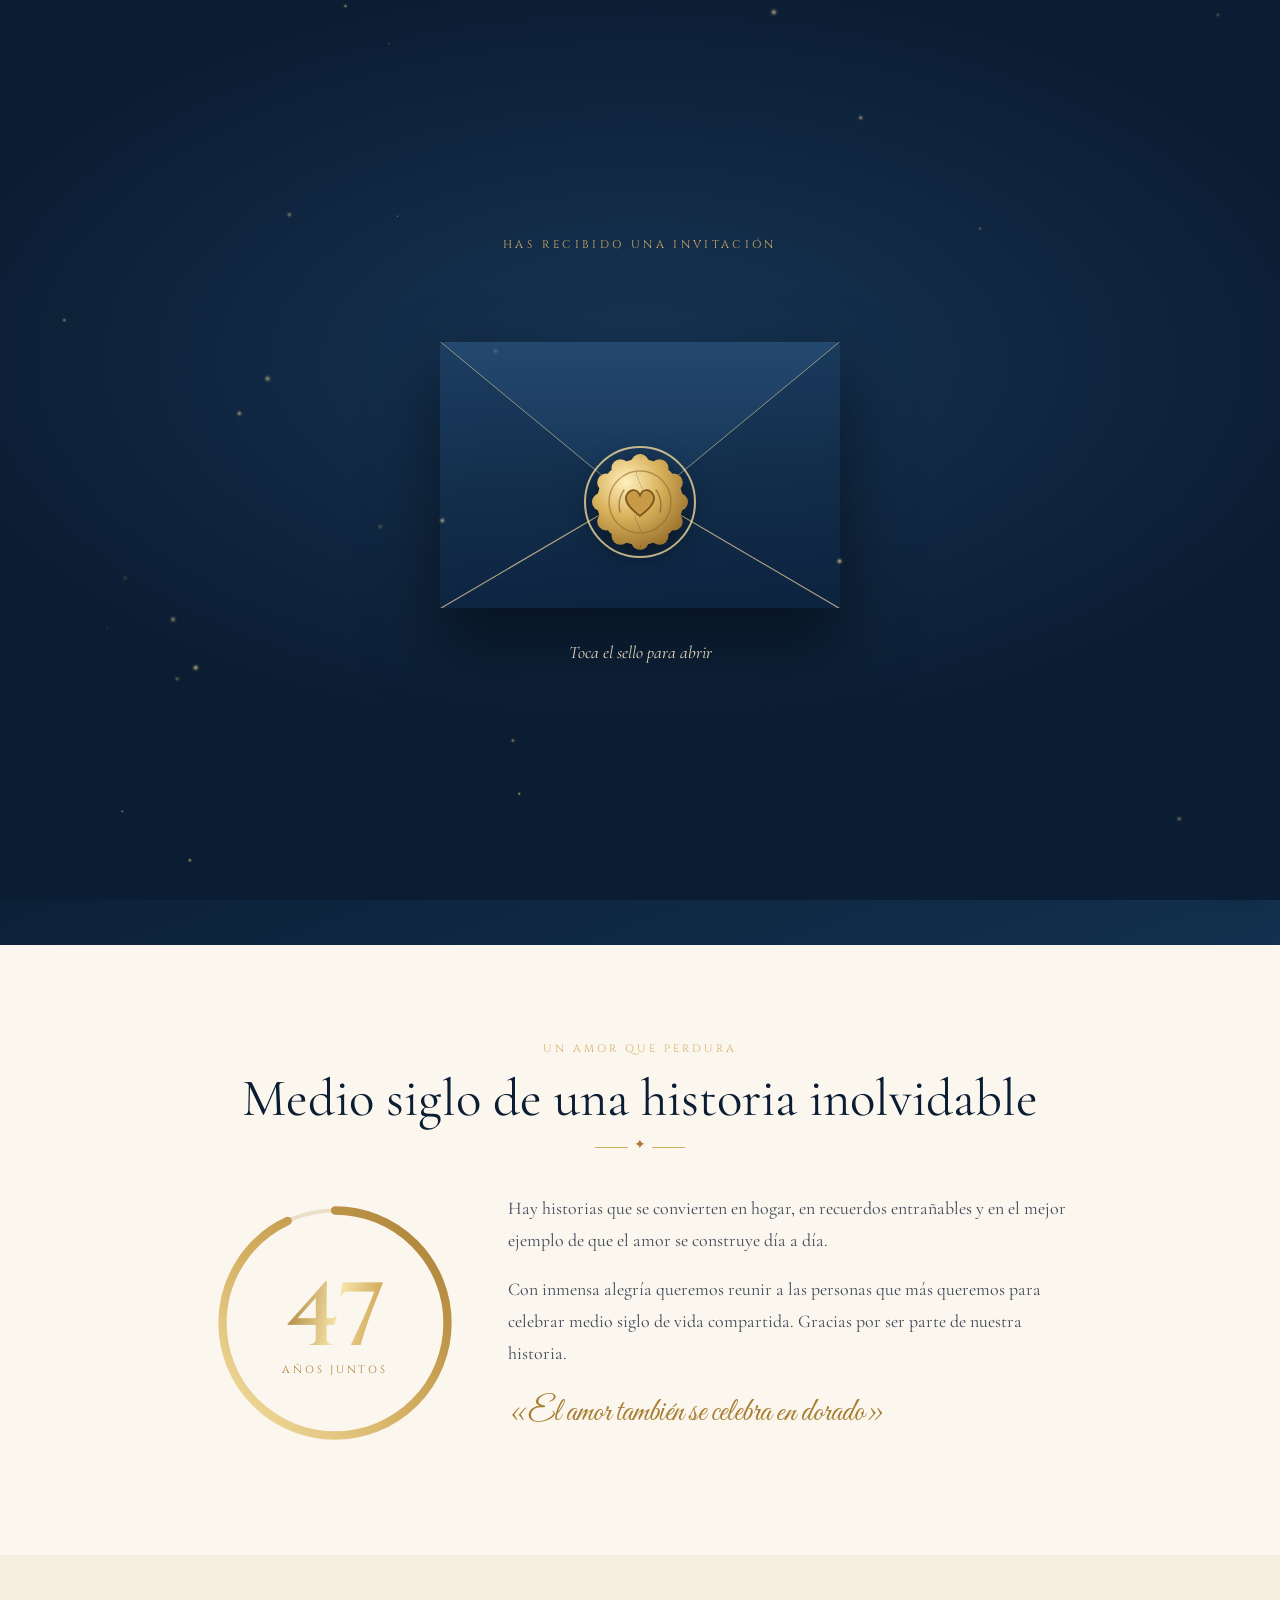
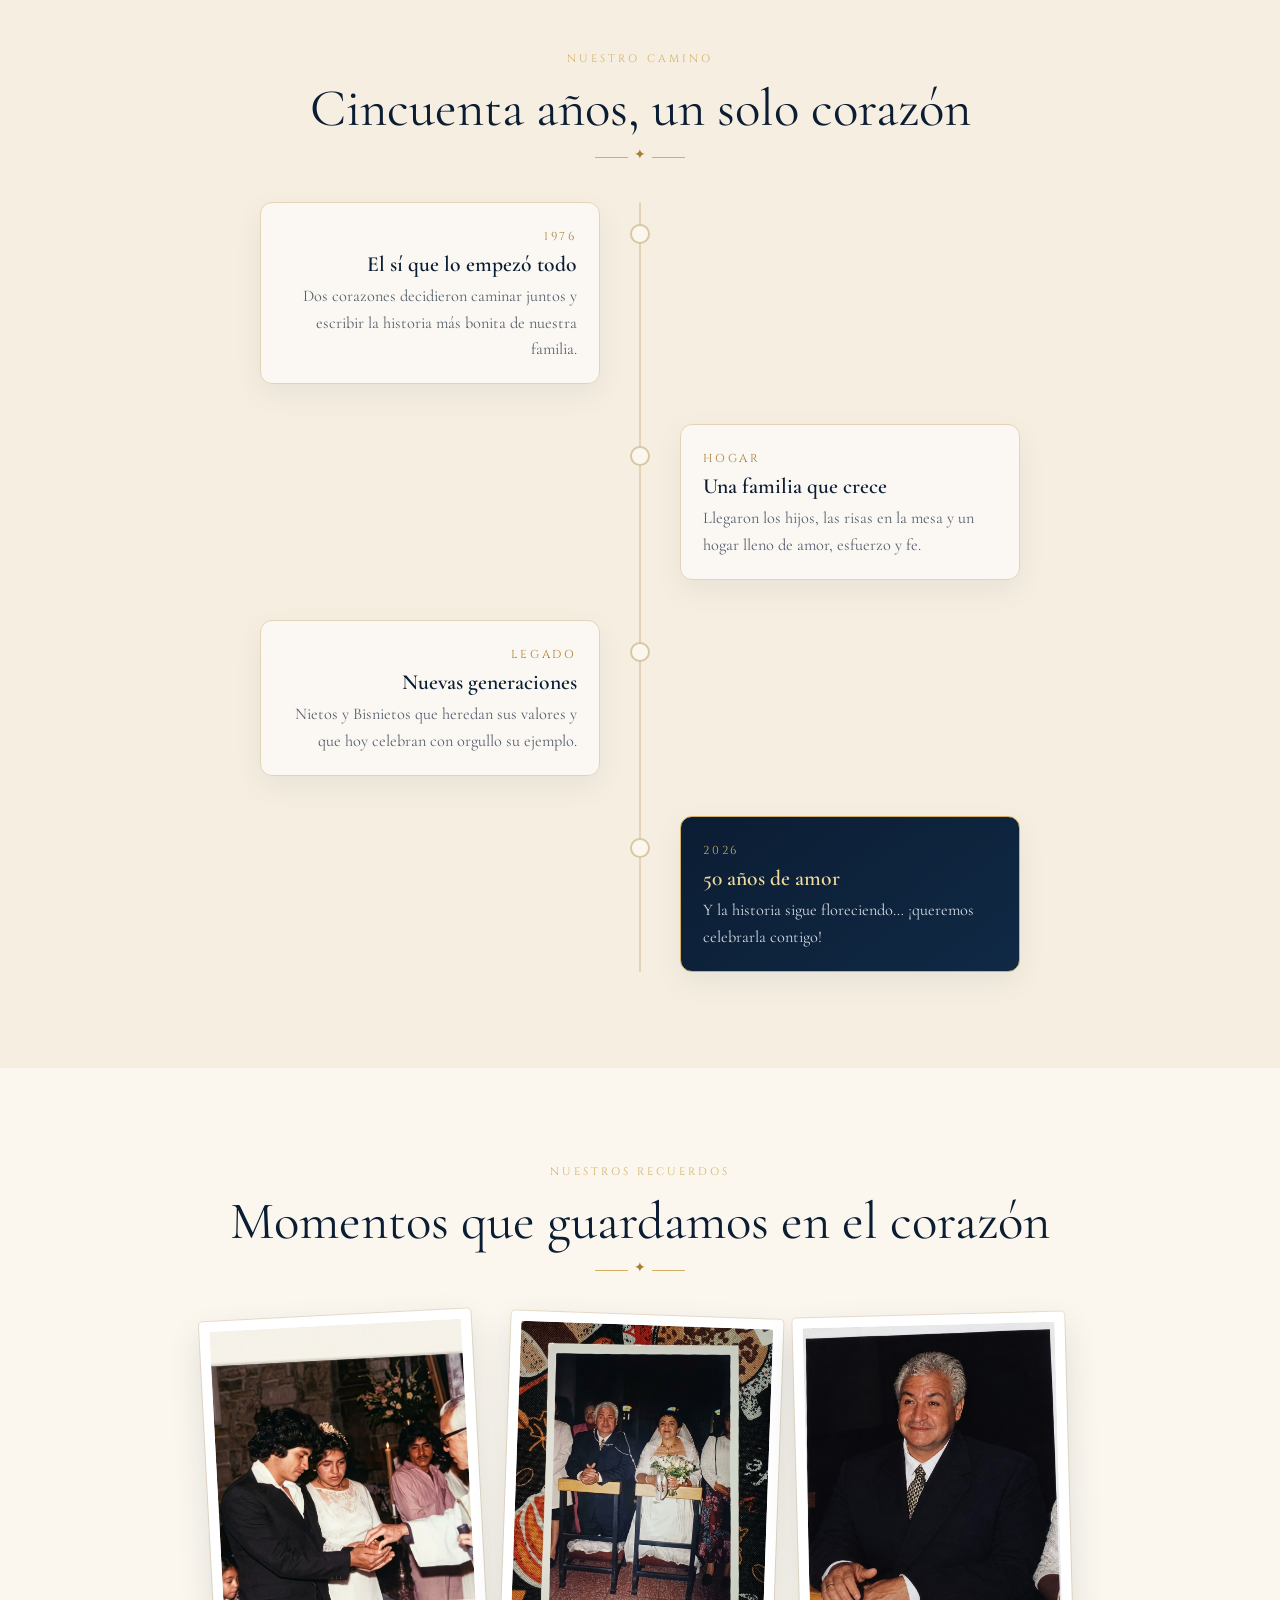
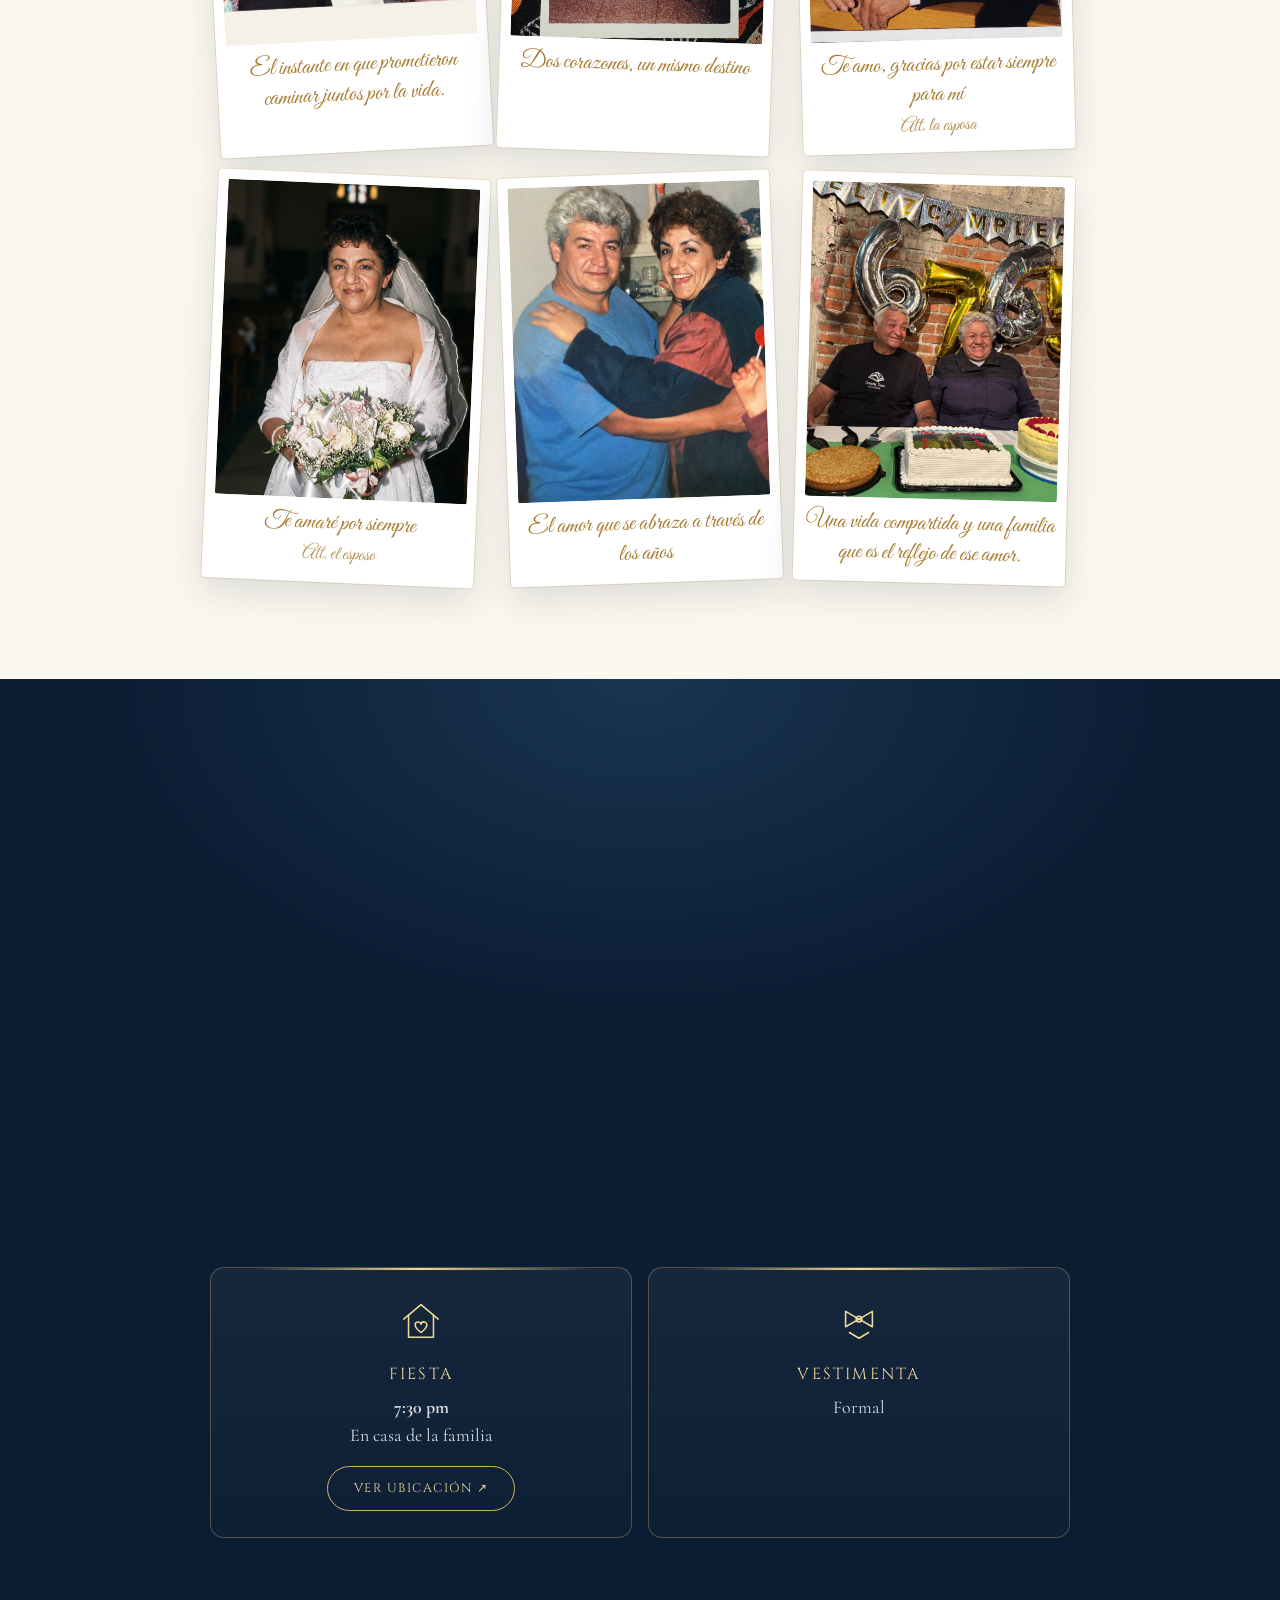
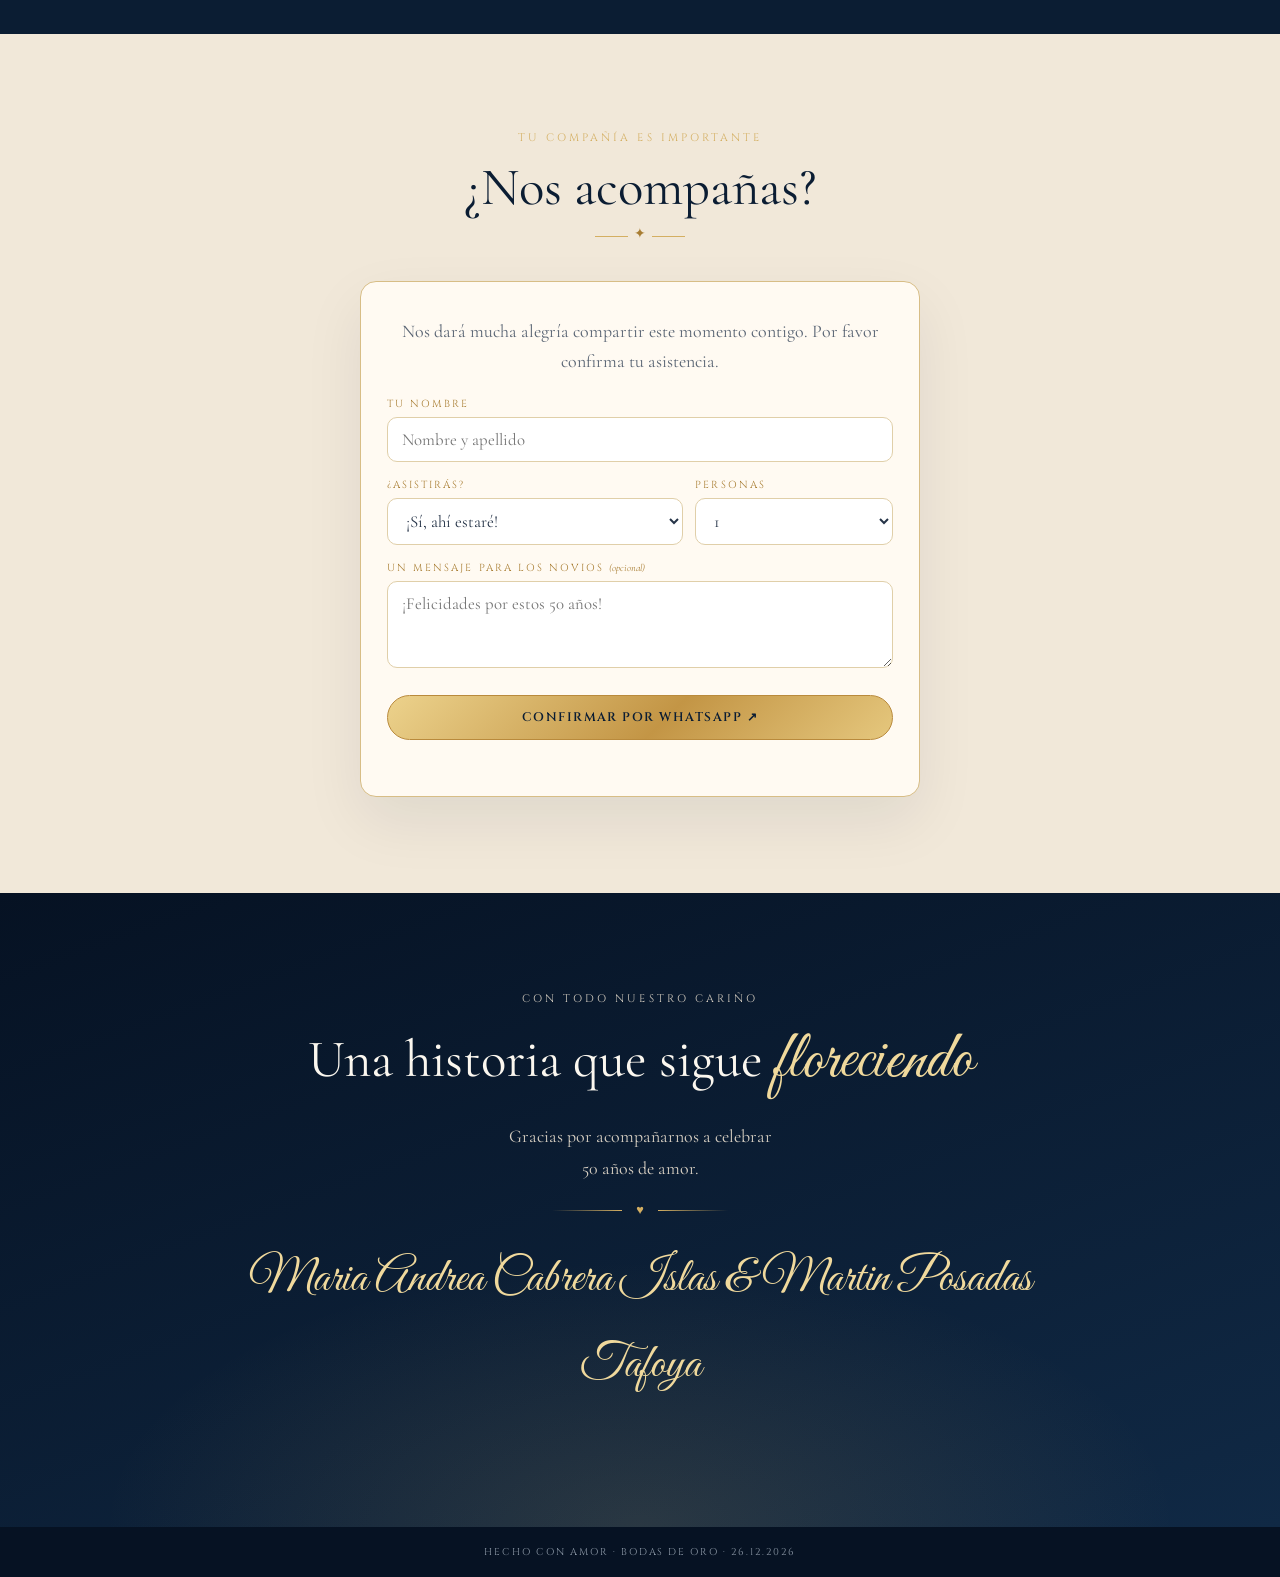
<file: index.html>
<!doctype html>
<html lang="es">
<head>
  <meta charset="utf-8">
  <meta name="viewport" content="width=device-width, initial-scale=1, viewport-fit=cover">
  <meta name="theme-color" content="#0b1d33">
  <meta name="color-scheme" content="only light">
  <meta name="description" content="Una invitación especial para celebrar 50 años de amor. 26 de diciembre de 2026.">
  <meta property="og:title" content="Bodas de Oro · 50 años de amor">
  <meta property="og:description" content="Acompáñanos a celebrar una historia que sigue floreciendo. 26 de diciembre de 2026.">
  <meta property="og:type" content="website">
  <meta property="og:url" content="https://leosaucedo300-afk.github.io/Boda-De-Oro/index.html">
  <meta property="og:image" content="https://leosaucedo300-afk.github.io/Boda-De-Oro/portada-whatsapp.jpg">
  <meta property="og:image:type" content="image/jpeg">
  <meta property="og:image:width" content="600">
  <meta property="og:image:height" content="900">
  <title>Bodas de Oro | 50 años de amor</title>
  <script>document.documentElement.classList.add("js");</script>

  <link rel="preconnect" href="https://fonts.googleapis.com">
  <link rel="preconnect" href="https://fonts.gstatic.com" crossorigin>
  <link href="https://fonts.googleapis.com/css2?family=Cinzel:wght@400;600&family=Cormorant+Garamond:ital,wght@0,400;0,600;1,400&family=Great+Vibes&display=swap" rel="stylesheet">
  <link rel="stylesheet" href="css/estilos.css">
</head>
<body class="locked">

  <!-- ===== Recursos SVG reutilizables ===== -->
  <svg class="svg-defs" aria-hidden="true" focusable="false">
    <defs>
      <linearGradient id="gGold" x1="0" y1="0" x2="1" y2="1">
        <stop offset="0" stop-color="#f6e3a8"/>
        <stop offset=".45" stop-color="#d4af62"/>
        <stop offset="1" stop-color="#a87d32"/>
      </linearGradient>
      <radialGradient id="gWax" gradientUnits="userSpaceOnUse" cx="36" cy="30" r="78">
        <stop offset="0" stop-color="#fff0bd"/>
        <stop offset=".45" stop-color="#d9b25c"/>
        <stop offset="1" stop-color="#8e6524"/>
      </radialGradient>

      <!-- Sello de cera -->
      <symbol id="wax" viewBox="0 0 100 100">
        <g fill="url(#gWax)">
          <circle cx="50" cy="50" r="43"/>
          <circle cx="89" cy="50" r="9"/><circle cx="83.8" cy="69.5" r="9"/>
          <circle cx="69.5" cy="83.8" r="9"/><circle cx="50" cy="89" r="9"/>
          <circle cx="30.5" cy="83.8" r="9"/><circle cx="16.2" cy="69.5" r="9"/>
          <circle cx="11" cy="50" r="9"/><circle cx="16.2" cy="30.5" r="9"/>
          <circle cx="30.5" cy="16.2" r="9"/><circle cx="50" cy="11" r="9"/>
          <circle cx="69.5" cy="16.2" r="9"/><circle cx="83.8" cy="30.5" r="9"/>
        </g>
        <circle cx="50" cy="50" r="31" fill="none" stroke="#8e6524" stroke-opacity=".55" stroke-width="1.5"/>
        <path d="M50 64 C38 55 33 48 37.5 41.5 C41.5 36 48.5 37.5 50 44 C51.5 37.5 58.5 36 62.5 41.5 C67 48 62 55 50 64Z"
              fill="#c79a45" stroke="#7a5418" stroke-width="1.6" stroke-linejoin="round"/>
        <path d="M30 60 q-3 -12 4 -22 M70 60 q3 -12 -4 -22" fill="none" stroke="#7a5418" stroke-opacity=".6" stroke-width="1.4" stroke-linecap="round"/>
      </symbol>

      <!-- Rama dorada -->
      <path id="leaf" d="M0 0 C8 -10 23 -11 34 0 C23 11 8 10 0 0Z"/>
      <symbol id="branch" viewBox="0 0 200 200">
        <path class="stem" pathLength="1" d="M8 196 C40 160 70 120 100 92 C128 66 150 40 182 14"
              fill="none" stroke="url(#gGold)" stroke-width="2.2" stroke-linecap="round"/>
        <g fill="url(#gGold)">
          <use class="lf" style="--d:.5s"  href="#leaf" transform="translate(30 172) rotate(-115)"/>
          <use class="lf" style="--d:.65s" href="#leaf" transform="translate(40 160) rotate(-5)"/>
          <use class="lf" style="--d:.8s"  href="#leaf" transform="translate(62 132) rotate(-120)"/>
          <use class="lf" style="--d:.95s" href="#leaf" transform="translate(72 120) rotate(-8)"/>
          <use class="lf" style="--d:1.1s" href="#leaf" transform="translate(98 94) rotate(-118)"/>
          <use class="lf" style="--d:1.25s" href="#leaf" transform="translate(110 82) rotate(-10)"/>
          <use class="lf" style="--d:1.4s" href="#leaf" transform="translate(136 60) rotate(-112)"/>
          <use class="lf" style="--d:1.55s" href="#leaf" transform="translate(148 48) rotate(-14)"/>
          <use class="lf" style="--d:1.7s" href="#leaf" transform="translate(172 22) rotate(-60) scale(.8)"/>
          <circle class="lf" style="--d:1.2s" cx="86" cy="80" r="3"/>
          <circle class="lf" style="--d:1.35s" cx="92" cy="72" r="2.2"/>
          <circle class="lf" style="--d:1.6s" cx="128" cy="40" r="3"/>
          <circle class="lf" style="--d:1.75s" cx="120" cy="34" r="2.2"/>
          <circle class="lf" style="--d:1s" cx="52" cy="112" r="2.6"/>
        </g>
      </symbol>
    </defs>
  </svg>

  <canvas class="dust" id="dust" aria-hidden="true"></canvas>

  <!-- ===== INTRO: sobre que se abre ===== -->
  <div class="intro" id="intro">
    <div class="intro-inner">
      <p class="intro-eyebrow">Has recibido una invitación</p>

      <div class="env" id="envelope">
        <div class="env-back"></div>
        <div class="env-letter">
          <span class="letter-50">50</span>
          <span class="letter-script">años de amor</span>
          <span class="letter-date">26 · 12 · 2026</span>
        </div>
        <div class="env-front">
          <svg viewBox="0 0 100 100" preserveAspectRatio="none" aria-hidden="true">
            <polyline points="0,100 50,56 100,100" />
          </svg>
        </div>
        <div class="env-flap">
          <svg viewBox="0 0 100 100" preserveAspectRatio="none" aria-hidden="true">
            <polyline points="0,0 50,100 100,0" />
          </svg>
        </div>
        <button class="seal" id="sealButton" type="button" aria-label="Romper el sello y abrir la invitación">
          <svg class="seal-half seal-l" viewBox="0 0 100 100"><use href="#wax"/></svg>
          <svg class="seal-half seal-r" viewBox="0 0 100 100"><use href="#wax"/></svg>
        </button>
      </div>

      <p class="intro-hint" id="introHint">Toca el sello para abrir</p>
    </div>
  </div>

  <!-- ===== HERO ===== -->
  <header class="hero" id="inicio">
    <svg class="branch b-tl" aria-hidden="true"><use href="#branch"/></svg>
    <svg class="branch b-tr" aria-hidden="true"><use href="#branch"/></svg>
    <svg class="branch b-bl" aria-hidden="true"><use href="#branch"/></svg>
    <svg class="branch b-br" aria-hidden="true"><use href="#branch"/></svg>

    <div class="hero-inner">
      <p class="eyebrow h-a" style="--h:0">Una celebración de amor</p>

      <h1 class="hero-title">
        <span class="t-50 gold-text h-a" style="--h:1">50</span>
        <span class="t-anos gold-text h-a" style="--h:2">Años</span>
        <span class="t-amor h-write">de amor</span>
      </h1>

      <p class="hero-sub h-a" style="--h:5">Una historia que sigue floreciendo…</p>

      <div class="divider h-a" style="--h:6" aria-hidden="true"><span>♥</span></div>

      <!-- ✏️ EDITAR: nombres de los abuelos -->
      <p class="hero-names h-a" style="--h:7"> Maria Andrea Cabrera Islas  &  Martin Posadas Tafoya </p>
      <p class="date-pill h-a" style="--h:8">Sábado · 26 · Diciembre · 2026</p>

      <p class="hero-dedication h-a" style="--h:9">Una celebración de nosotros para ellos, en agradecimiento a Dios por permitirnos festejarlos</p>

      <div class="countdown h-a" style="--h:10" id="countdown" aria-live="off">
        <div class="cd"><span class="cd-num" data-unit="d">--</span><span class="cd-lbl">Días</span></div>
        <div class="cd"><span class="cd-num" data-unit="h">--</span><span class="cd-lbl">Horas</span></div>
        <div class="cd"><span class="cd-num" data-unit="m">--</span><span class="cd-lbl">Min</span></div>
        <div class="cd"><span class="cd-num" data-unit="s">--</span><span class="cd-lbl">Seg</span></div>
      </div>

      <a class="scroll-cue h-a" style="--h:11" href="#historia" aria-label="Ver la invitación">
        <span>Descubre más</span>
        <i aria-hidden="true"></i>
      </a>
    </div>
  </header>

  <main>
    <!-- ===== HISTORIA ===== -->
    <section class="story" id="historia">
      <div class="section-inner">
        <div class="section-heading" data-reveal>
          <p class="eyebrow">Un amor que perdura</p>
          <h2>Medio siglo de una historia inolvidable</h2>
          <div class="gold-rule"></div>
        </div>

        <div class="story-grid">
          <div class="ring" data-reveal="zoom" id="ring">
            <svg viewBox="0 0 120 120" aria-hidden="true">
              <circle class="ring-track" cx="60" cy="60" r="54"/>
              <circle class="ring-fill" cx="60" cy="60" r="54"/>
            </svg>
            <div class="ring-text">
              <span class="ring-num gold-text" id="countUp">0</span>
              <span class="ring-lbl">años juntos</span>
            </div>
          </div>

          <div class="story-text" data-reveal="right">
            <p>Hay historias que se convierten en hogar, en recuerdos entrañables y en el mejor ejemplo de que el amor se construye día a día.</p>
            <p>Con inmensa alegría queremos reunir a las personas que más queremos para celebrar medio siglo de vida compartida. Gracias por ser parte de nuestra historia.</p>
            <p class="quote">«El amor también se celebra en dorado»</p>
          </div>
        </div>
      </div>
    </section>

    <!-- ===== LÍNEA DEL TIEMPO ===== -->
    <section class="journey" id="camino">
      <div class="section-inner">
        <div class="section-heading" data-reveal>
          <p class="eyebrow">Nuestro camino</p>
          <h2>Cincuenta años, un solo corazón</h2>
          <div class="gold-rule"></div>
        </div>

        <div class="timeline" id="timeline">
        <span class="tl-line" aria-hidden="true"><span class="tl-fill" id="tlFill"></span></span>
        <ol class="tl-list">
          <li class="tl-item" data-reveal="left">
            <span class="tl-dot" aria-hidden="true"></span>
            <div class="tl-card">
              <span class="tl-year">1976</span>
              <h3>El sí que lo empezó todo</h3>
              <p>Dos corazones decidieron caminar juntos y escribir la historia más bonita de nuestra familia.</p>
            </div>
          </li>
          <li class="tl-item" data-reveal="right">
            <span class="tl-dot" aria-hidden="true"></span>
            <div class="tl-card">
              <span class="tl-year">Hogar</span>
              <h3>Una familia que crece</h3>
              <p>Llegaron los hijos, las risas en la mesa y un hogar lleno de amor, esfuerzo y fe.</p>
            </div>
          </li>
          <li class="tl-item" data-reveal="left">
            <span class="tl-dot" aria-hidden="true"></span>
            <div class="tl-card">
              <span class="tl-year">Legado</span>
              <h3>Nuevas generaciones</h3>
              <p>Nietos y Bisnietos que heredan sus valores y que hoy celebran con orgullo su ejemplo.</p>
            </div>
          </li>
          <li class="tl-item" data-reveal="right">
            <span class="tl-dot" aria-hidden="true"></span>
            <div class="tl-card tl-gold">
              <span class="tl-year">2026</span>
              <h3>50 años de amor</h3>
              <p>Y la historia sigue floreciendo… ¡queremos celebrarla contigo!</p>
            </div>
          </li>
        </ol>
        </div>
      </div>
    </section>

    <!-- ===== GALERÍA =====
         ✏️ EDITAR: pon tus fotos en la carpeta "fotos" con estos nombres
         (foto1.jpg ... foto6.jpg) o cambia el src. Si una foto no existe,
         se muestra un recuadro de espera. El texto del <figcaption> es el que se ve al abrir la foto. -->
    <section class="gallery" id="recuerdos">
      <div class="section-inner">
        <div class="section-heading" data-reveal>
          <p class="eyebrow">Nuestros recuerdos</p>
          <h2>Momentos que guardamos en el corazón</h2>
          <div class="gold-rule"></div>
        </div>

        <div class="photo-grid">
          <figure class="photo" data-reveal="zoom" style="--i:0;--tilt:-3deg"><img src="fotos/foto1.jpg" alt="Recuerdo 1" loading="lazy"><figcaption>El instante en que prometieron caminar juntos por la vida.</figcaption></figure>
          <figure class="photo" data-reveal="zoom" style="--i:1;--tilt:2deg"><img src="fotos/foto2.jpg" alt="Recuerdo 2" loading="lazy"><figcaption>Dos corazones, un mismo destino</figcaption></figure>
          <figure class="photo" data-reveal="zoom" style="--i:2;--tilt:-1.5deg"><img src="fotos/foto3.jpg" alt="Recuerdo 3" loading="lazy"><figcaption>Te amo, gracias por estar siempre para mí<span class="firma">Att. la esposa</span></figcaption></figure>
          <figure class="photo" data-reveal="zoom" style="--i:0;--tilt:2.5deg"><img src="fotos/foto4.jpg" alt="Recuerdo 4" loading="lazy"><figcaption>Te amaré por siempre<span class="firma">Att. el esposo</span></figcaption></figure>
          <figure class="photo" data-reveal="zoom" style="--i:1;--tilt:-2deg"><img src="fotos/foto5.jpg" alt="Recuerdo 5" loading="lazy"><figcaption>El amor que se abraza a través de los años</figcaption></figure>
          <figure class="photo" data-reveal="zoom" style="--i:2;--tilt:1.5deg"><img src="fotos/foto6.jpg" alt="Recuerdo 6" loading="lazy"><figcaption>Una vida compartida y una familia que es el reflejo de ese amor.</figcaption></figure>
        </div>
      </div>
    </section>

    <!-- Visor de fotos (se abre al tocar una foto) -->
    <div class="lightbox" id="lightbox" hidden>
      <button class="lb-close" id="lbClose" type="button" aria-label="Cerrar">×</button>
      <img id="lbImg" alt="">
      <p id="lbCaption"></p>
    </div>

    <!-- ===== DETALLES ===== -->
    <section class="details" id="celebracion">
      <svg class="branch b-tl small" aria-hidden="true"><use href="#branch"/></svg>
      <svg class="branch b-br small" aria-hidden="true"><use href="#branch"/></svg>

      <div class="section-inner">
        <div class="section-heading" data-reveal>
          <p class="eyebrow">Nos encantará compartirlo contigo</p>
          <h2>Detalles de la celebración</h2>
          <p class="lead">Reserva la fecha y acompáñanos a celebrar nuestras bodas de oro.</p>
        </div>

        <div class="details-grid">
          <article class="detail-card" data-reveal style="--i:0">
            <svg class="detail-icon" viewBox="0 0 48 48" aria-hidden="true">
              <rect x="7" y="11" width="34" height="30" rx="3"/><path d="M7 19h34M16 7v8M32 7v8"/><path d="M24 35c-4-3-6-5-6-7.5a3 3 0 0 1 6-1 3 3 0 0 1 6 1c0 2.5-2 4.5-6 7.5z"/>
            </svg>
            <h3>Fecha</h3>
            <p>Sábado<br><strong>26 de diciembre de 2026</strong></p>
          </article>
          <!-- ✏️ EDITAR: hora y lugar de la misa -->
          <article class="detail-card" data-reveal style="--i:1">
            <svg class="detail-icon" viewBox="0 0 48 48" aria-hidden="true">
              <path d="M24 4v10M19 9h10"/><path d="M12 42V24l12-10 12 10v18z"/><path d="M20 42v-8a4 4 0 0 1 8 0v8"/>
            </svg>
            <h3>Misa</h3>
            <p><strong>5:30 pm</strong><br>Parroquia de la Purísima Concepción<br>Zumpango</p>
            <a class="btn btn-outline detail-btn" href="https://www.google.com/maps/search/?api=1&query=Parroquia%20de%20la%20Pur%C3%ADsima%20Concepci%C3%B3n%20de%20Zumpango" target="_blank" rel="noopener">Ver ubicación ↗</a>
          </article>
          <!-- ✏️ EDITAR: hora y lugar de la fiesta -->
          <article class="detail-card" data-reveal style="--i:2">
            <svg class="detail-icon" viewBox="0 0 48 48" aria-hidden="true">
              <path d="M6 22L24 7l18 15"/><path d="M11 18v23h26V18"/><path d="M24 36c-4-3-6-5-6-7.5a3 3 0 0 1 6-1 3 3 0 0 1 6 1c0 2.5-2 4.5-6 7.5z"/>
            </svg>
            <h3>Fiesta</h3>
            <p><strong>7:30 pm</strong><br>En casa de la familia</p>
            <a class="btn btn-outline detail-btn" href="https://maps.google.com/maps?q=19.839046478271484%2C-99.09186553955078&z=17&hl=es" target="_blank" rel="noopener">Ver ubicación ↗</a>
          </article>
          <!-- ✏️ EDITAR: código de vestimenta -->
          <article class="detail-card" data-reveal style="--i:3">
            <svg class="detail-icon" viewBox="0 0 48 48" aria-hidden="true">
              <path d="M24 22l-14-8v16zM24 22l14-8v16z"/><circle cx="24" cy="22" r="3"/><path d="M14 36l10 6 10-6"/>
            </svg>
            <h3>Vestimenta</h3>
            <p>Formal</p>
          </article>
        </div>
      </div>
    </section>

    <!-- ===== CONFIRMACIÓN ===== -->
    <section class="rsvp" id="asistencia">
      <div class="section-inner">
        <div class="section-heading" data-reveal>
          <p class="eyebrow">Tu compañía es importante</p>
          <h2>¿Nos acompañas?</h2>
          <div class="gold-rule"></div>
        </div>

        <form class="rsvp-panel" id="rsvpForm" data-reveal="zoom" novalidate>
          <p>Nos dará mucha alegría compartir este momento contigo. Por favor confirma tu asistencia.</p>

          <label class="field">
            <span>Tu nombre</span>
            <input type="text" id="rsvpName" name="nombre" autocomplete="name" required placeholder="Nombre y apellido">
          </label>

          <div class="field-row">
            <label class="field">
              <span>¿Asistirás?</span>
              <select id="rsvpAttend" name="asistencia">
                <option value="si">¡Sí, ahí estaré!</option>
                <option value="no">No podré asistir</option>
              </select>
            </label>
            <label class="field">
              <span>Personas</span>
              <select id="rsvpGuests" name="personas">
                <option>1</option><option>2</option><option>3</option>
                <option>4</option><option>5</option><option>6</option>
              </select>
            </label>
          </div>

          <label class="field">
            <span>Un mensaje para los novios <em>(opcional)</em></span>
            <textarea id="rsvpMsg" name="mensaje" rows="3" placeholder="¡Felicidades por estos 50 años!"></textarea>
          </label>

          <button class="btn btn-gold" type="submit">Confirmar por WhatsApp ↗</button>
          <p class="form-error" id="rsvpError" role="alert"></p>
        </form>
      </div>
    </section>

    <!-- ===== CIERRE ===== -->
    <section class="closing">
      <div class="section-inner" data-reveal>
        <p class="eyebrow">Con todo nuestro cariño</p>
        <h2>Una historia que sigue <span class="script">floreciendo</span></h2>
        <p>Gracias por acompañarnos a celebrar<br>50 años de amor.</p>
        <div class="divider" aria-hidden="true"><span>♥</span></div>
        <!-- ✏️ EDITAR: nombres de los abuelos -->
        <p class="closing-names">Maria Andrea Cabrera Islas  &  Martin Posadas Tafoya</p>
      </div>
    </section>
  </main>

  <footer>Hecho con amor · Bodas de Oro · 26.12.2026</footer>

  <button class="music" id="musicButton" type="button" aria-label="Reproducir o pausar la música" hidden>
    <span class="bars" aria-hidden="true"><i></i><i></i><i></i><i></i></span>
  </button>

  <script src="js/oro.js"></script>
  <script src="js/invitacion.js"></script>
</body>
</html>
</file>
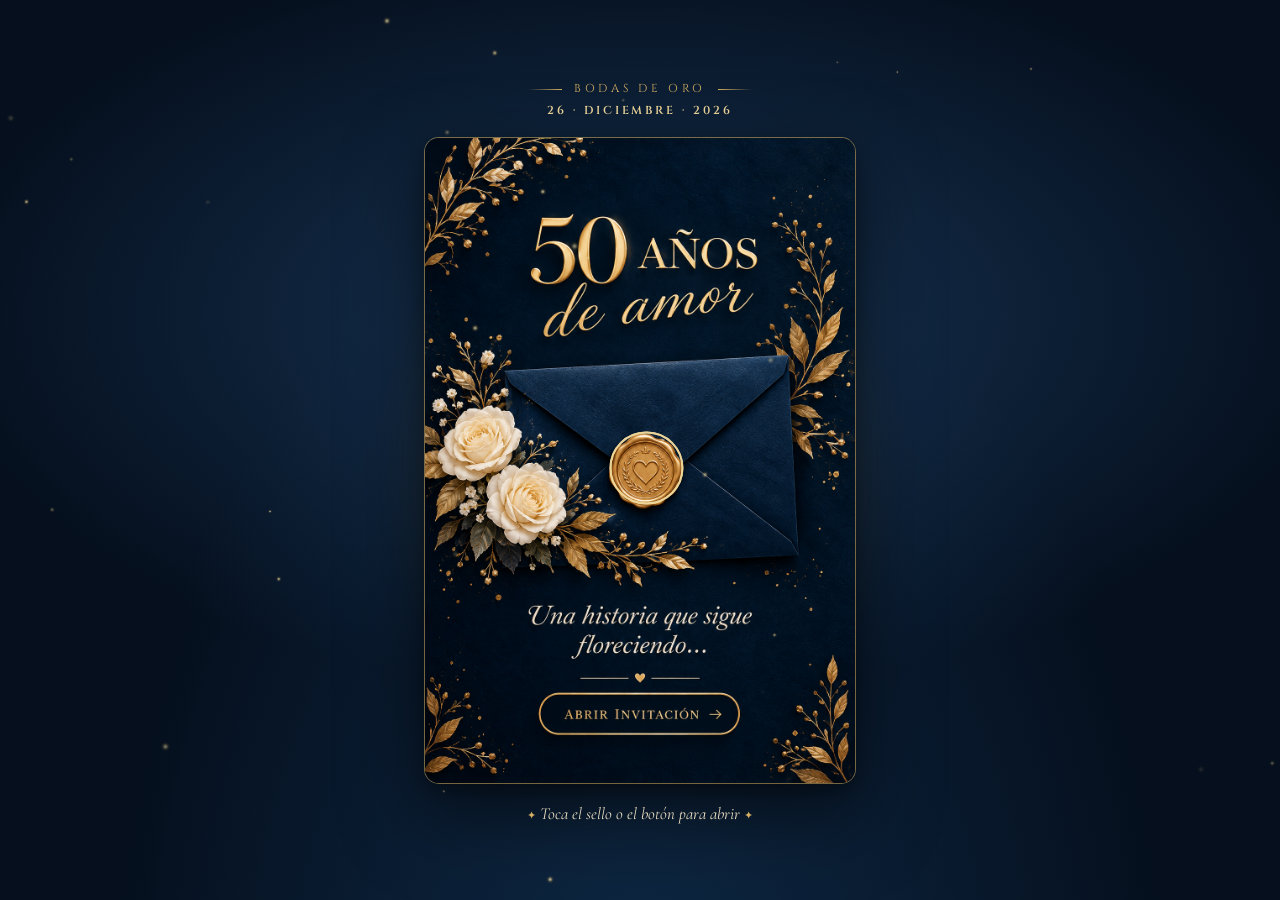
<file: portada.html>
<!doctype html>
<html lang="es">
<head>
  <meta charset="utf-8">
  <meta name="viewport" content="width=device-width, initial-scale=1, viewport-fit=cover">
  <meta name="theme-color" content="#0b1d33">
  <meta name="color-scheme" content="only light">
  <meta name="description" content="Toca la invitación para abrir la celebración de nuestras Bodas de Oro.">
  <meta property="og:title" content="Bodas de Oro · 50 años de amor">
  <meta property="og:description" content="Toca la invitación para abrir la celebración de nuestras Bodas de Oro.">
  <meta property="og:type" content="website">
  <meta property="og:url" content="https://leosaucedo300-afk.github.io/Boda-De-Oro/portada.html">
  <meta property="og:image" content="https://leosaucedo300-afk.github.io/Boda-De-Oro/portada-whatsapp.jpg">
  <meta property="og:image:type" content="image/jpeg">
  <meta property="og:image:width" content="600">
  <meta property="og:image:height" content="900">
  <title>Bodas de Oro · Abrir invitación</title>

  <link rel="preconnect" href="https://fonts.googleapis.com">
  <link rel="preconnect" href="https://fonts.gstatic.com" crossorigin>
  <link href="https://fonts.googleapis.com/css2?family=Cinzel:wght@400;600&family=Cormorant+Garamond:ital,wght@0,400;1,400&display=swap" rel="stylesheet">
  <link rel="preload" as="image" href="portada-bodas-de-oro.png">
  <link rel="prefetch" href="index.html">
  <link rel="stylesheet" href="css/portada.css">
</head>
<body>
  <canvas class="dust" id="dust" aria-hidden="true"></canvas>

  <main class="stage">
    <p class="intro">
      <span class="intro-line">Bodas de Oro</span>
      <strong>26 · Diciembre · 2026</strong>
    </p>

    <div class="entry">
      <span class="aura" aria-hidden="true"></span>
      <a class="card" id="card" href="index.html" aria-label="Toca para abrir la invitación de Bodas de Oro">
        <span class="card-inner" id="cardInner">
          <img src="portada-bodas-de-oro.png" width="1024" height="1536"
               alt="Invitación de bodas de oro en azul marino y dorado, con un sobre y un sello dorado. 50 años de amor.">
          <span class="glare" aria-hidden="true"></span>
          <span class="sweep" aria-hidden="true"></span>
          <span class="spot spot-seal" aria-hidden="true"></span>
          <span class="spot spot-btn" aria-hidden="true"></span>
        </span>
      </a>
    </div>

    <p class="hint"><span class="hint-dot">✦</span> Toca el sello o el botón para abrir <span class="hint-dot">✦</span></p>
  </main>

  <div class="flash" aria-hidden="true"></div>

  <script src="js/oro.js"></script>
  <script src="js/portada.js"></script>
</body>
</html>
</file>
<file: css/estilos.css>
/* ==========================================================
   BODAS DE ORO · invitación animada
   ========================================================== */
:root {
  color-scheme: only light;
  --navy: #0b1d33;
  --navy-2: #102945;
  --navy-deep: #061223;
  --gold: #d4af62;
  --gold-light: #f0d99c;
  --gold-dark: #a87d32;
  --ivory: #fbf7ef;
  --paper: #f4ecdd;
  --ink: #263448;
  --muted: #6f7884;
  --line: rgba(212, 175, 98, .5);

  --f-title: "Cinzel", Georgia, serif;
  --f-serif: "Cormorant Garamond", Georgia, serif;
  --f-script: "Great Vibes", "Brush Script MT", cursive;

  --ease-out: cubic-bezier(.2, .8, .2, 1);
  --gold-grad: linear-gradient(100deg, #a87d32 0%, #f6e3a8 22%, #c99a45 42%, #fff3c8 52%, #b98a3c 70%, #f0d99c 88%, #a87d32 100%);
}

* { box-sizing: border-box; }
html { scroll-behavior: smooth; }
body {
  margin: 0;
  background: var(--ivory);
  color: var(--ink);
  font-family: var(--f-serif);
  font-size: 1.12rem;
  -webkit-font-smoothing: antialiased;
  -webkit-tap-highlight-color: transparent;
}
body.locked { overflow: hidden; }
main { overflow-x: clip; }
a { color: inherit; }
button, input, select, textarea { font: inherit; color: inherit; }

.svg-defs { position: absolute; width: 0; height: 0; overflow: hidden; }

.dust {
  position: fixed;
  inset: 0;
  width: 100%;
  height: 100%;
  pointer-events: none;
  z-index: 60;
}

/* ---------- Utilidades ---------- */
.eyebrow {
  margin: 0;
  font-family: var(--f-title);
  text-transform: uppercase;
  letter-spacing: .28em;
  font-size: .68rem;
  color: var(--gold);
}
.gold-text {
  background: var(--gold-grad);
  background-size: 250% 100%;
  -webkit-background-clip: text;
  background-clip: text;
  -webkit-text-fill-color: transparent;
  color: var(--gold);
  animation: shimmer 7s linear infinite;
}
.divider {
  display: flex;
  align-items: center;
  justify-content: center;
  gap: 14px;
  color: var(--gold);
  margin: 18px auto;
  font-size: .8rem;
}
.divider::before,
.divider::after {
  content: "";
  width: 70px;
  height: 1px;
  background: linear-gradient(90deg, transparent, var(--gold));
}
.divider::after { transform: scaleX(-1); }
.divider span { animation: heartbeat 2.4s ease-in-out infinite; display: inline-block; }

.gold-rule {
  width: 90px;
  height: 1px;
  margin: 18px auto 0;
  background: var(--gold);
  position: relative;
  transform: scaleX(0);
  transition: transform 1.2s .3s var(--ease-out);
}
.is-in .gold-rule { transform: scaleX(1); }
.gold-rule::after {
  content: "✦";
  position: absolute;
  top: -11px;
  left: 50%;
  transform: translateX(-50%);
  padding: 0 6px;
  background: inherit;
  color: var(--gold-dark);
  background: var(--section-bg, var(--ivory));
  font-size: .85rem;
}

/* ---------- Botones ---------- */
.btn {
  position: relative;
  overflow: hidden;
  display: inline-flex;
  align-items: center;
  justify-content: center;
  gap: 8px;
  border: 1px solid var(--gold);
  border-radius: 999px;
  padding: 13px 26px;
  font-family: var(--f-title);
  font-size: .78rem;
  letter-spacing: .12em;
  text-transform: uppercase;
  text-decoration: none;
  cursor: pointer;
  background: transparent;
  transition: transform .25s var(--ease-out), box-shadow .25s, background .25s, color .25s;
}
.btn::after {
  content: "";
  position: absolute;
  inset: 0;
  background: linear-gradient(100deg, transparent 30%, rgba(255, 246, 220, .55) 50%, transparent 70%);
  transform: translateX(-120%);
  transition: transform .8s var(--ease-out);
}
.btn:hover::after, .btn:focus-visible::after { transform: translateX(120%); }
.btn:hover { transform: translateY(-3px); box-shadow: 0 10px 26px rgba(168, 125, 50, .3); }
.btn:active { transform: translateY(0) scale(.97); }
.btn:focus-visible { outline: 3px solid var(--gold); outline-offset: 3px; }
.btn-gold {
  background: linear-gradient(135deg, #ecd28c, #c39545 55%, #e5c77d);
  color: var(--navy);
  font-weight: 600;
  border-color: #b98a3c;
}
.btn-gold::after { animation: autoShine 4.5s 1s ease-in-out infinite; }
.btn-outline { color: var(--gold-light); }
.btn-outline:hover { background: rgba(212, 175, 98, .12); }

/* ==========================================================
   INTRO · SOBRE
   ========================================================== */
.intro {
  position: fixed;
  inset: 0;
  z-index: 50;
  display: grid;
  place-items: center;
  padding: 20px 16px;
  background:
    radial-gradient(ellipse 80% 60% at 50% 40%, #173454 0%, transparent 70%),
    var(--navy);
  transition: opacity 1s ease, visibility 0s 1s;
}
.intro.is-done { opacity: 0; visibility: hidden; }
.intro-inner { text-align: center; width: 100%; }
.intro-eyebrow {
  margin: 0 0 10px;
  font-family: var(--f-title);
  letter-spacing: .3em;
  text-transform: uppercase;
  font-size: .7rem;
  color: var(--gold);
  animation: fadeIn 1.2s .2s both;
}
.intro-hint {
  margin: 34px 0 0;
  font-style: italic;
  font-size: 1.1rem;
  color: #e6d9bd;
  animation: fadeIn 1s 1.2s both, pulseText 2.4s 2.2s ease-in-out infinite;
}
.intro.is-opening .intro-hint, .intro.is-opening .intro-eyebrow { opacity: 0; transition: opacity .4s; animation: none; }

.env {
  position: relative;
  width: min(86vw, 400px);
  aspect-ratio: 3 / 2;
  margin: 90px auto 0;
  cursor: pointer;
  animation: envIn 1.3s .1s var(--ease-out) backwards;
  transition: transform 1s var(--ease-out);
}
.env:not(.is-opening):hover { transform: translateY(-4px) rotate(-1deg); }
.intro.is-done .env { transform: scale(1.12) translateY(-12px); }

.env-back {
  position: absolute;
  inset: 0;
  border-radius: 6px;
  background: linear-gradient(160deg, #15304f, #0b1e35);
  box-shadow: 0 34px 70px rgba(0, 0, 0, .5), inset 0 0 0 1px rgba(240, 217, 156, .25);
}
.env-letter {
  position: absolute;
  left: 6%;
  right: 6%;
  top: 5%;
  height: 90%;
  z-index: 2;
  display: flex;
  flex-direction: column;
  align-items: center;
  justify-content: center;
  border-radius: 3px;
  background:
    radial-gradient(circle at 50% 30%, #fffdf7, var(--paper));
  box-shadow: 0 0 0 1px rgba(212, 175, 98, .5), inset 0 0 0 6px var(--paper), inset 0 0 0 7px rgba(212, 175, 98, .55);
  transition: transform 1.1s 1.1s var(--ease-out);
}
.letter-50 {
  font-family: var(--f-title);
  font-weight: 600;
  font-size: clamp(2.4rem, 12vw, 3.4rem);
  line-height: 1;
  background: var(--gold-grad);
  background-size: 250% 100%;
  -webkit-background-clip: text;
  background-clip: text;
  -webkit-text-fill-color: transparent;
  animation: shimmer 5s linear infinite;
}
.letter-script { font-family: var(--f-script); font-size: clamp(1.6rem, 7vw, 2.2rem); color: var(--navy); line-height: 1.1; }
.letter-date { margin-top: 6px; font-family: var(--f-title); font-size: .62rem; letter-spacing: .26em; color: var(--gold-dark); }

.env-front {
  position: absolute;
  inset: 0;
  z-index: 3;
  border-radius: 6px;
  clip-path: polygon(0 0, 50% 56%, 100% 0, 100% 100%, 0 100%);
  background: linear-gradient(175deg, #1c3e62 0%, #112b48 60%, #0d2340 100%);
}
.env-front svg, .env-flap svg { position: absolute; inset: 0; width: 100%; height: 100%; }
.env-front polyline, .env-flap polyline {
  fill: none;
  stroke: rgba(240, 217, 156, .7);
  stroke-width: 1.2;
  vector-effect: non-scaling-stroke;
}
.env-flap {
  position: absolute;
  left: 0;
  right: 0;
  top: 0;
  height: 62%;
  z-index: 4;
  transform-origin: 50% 0;
  transform: perspective(900px) rotateX(0deg);
  clip-path: polygon(0 0, 100% 0, 50% 100%);
  background: linear-gradient(180deg, #24496f, #143252);
  border-radius: 6px 6px 0 0;
}

.seal {
  position: absolute;
  left: 50%;
  top: 60%;
  z-index: 6;
  width: 25%;
  aspect-ratio: 1;
  padding: 0;
  border: 0;
  background: none;
  cursor: pointer;
  transform: translate(-50%, -50%);
  filter: drop-shadow(0 6px 10px rgba(0, 0, 0, .45));
  animation: sealPulse 2.2s 1.4s ease-in-out infinite;
}
.seal:focus-visible { outline: 3px solid var(--gold-light); outline-offset: 6px; border-radius: 50%; }
.seal::before {
  content: "";
  position: absolute;
  inset: -6%;
  border-radius: 50%;
  border: 2px solid rgba(240, 217, 156, .8);
  animation: ripple 2.2s 1.4s ease-out infinite;
}
.seal-half {
  position: absolute;
  inset: 0;
  width: 100%;
  height: 100%;
  transition: transform 1s cubic-bezier(.3, .6, .35, 1), opacity .9s ease .15s;
}
.seal-l { clip-path: polygon(0 0, 53% 0, 46% 22%, 55% 44%, 45% 66%, 53% 84%, 49% 100%, 0 100%); }
.seal-r { clip-path: polygon(53% 0, 100% 0, 100% 100%, 49% 100%, 53% 84%, 45% 66%, 55% 44%, 46% 22%); }

/* Secuencia de apertura */
.env.is-opening { cursor: default; }
.env.is-opening .seal { animation: none; pointer-events: none; }
.env.is-opening .seal::before { display: none; }
.env.is-opening .seal-l { transform: translate(-55%, 70%) rotate(-40deg); opacity: 0; }
.env.is-opening .seal-r { transform: translate(55%, 75%) rotate(38deg); opacity: 0; }
.env.is-opening .env-flap { animation: flapOpen .9s .45s cubic-bezier(.45, 0, .2, 1) forwards; }
.env.is-opening .env-letter { transform: translateY(-62%); }

/* ==========================================================
   HERO
   ========================================================== */
.hero {
  position: relative;
  min-height: 100svh;
  display: grid;
  place-items: center;
  padding: 70px 18px 40px;
  text-align: center;
  color: var(--ivory);
  overflow: hidden;
  background:
    radial-gradient(ellipse 70% 50% at 50% 30%, rgba(40, 76, 112, .55), transparent 70%),
    linear-gradient(160deg, var(--navy-deep), var(--navy) 55%, #12304f);
}
.hero-inner { position: relative; z-index: 2; width: min(100%, 620px); }

.branch {
  position: absolute;
  width: clamp(120px, 30vw, 240px);
  height: clamp(120px, 30vw, 240px);
  pointer-events: none;
  opacity: .9;
  animation: sway 9s ease-in-out infinite;
}
.branch.small { width: clamp(90px, 20vw, 160px); height: clamp(90px, 20vw, 160px); opacity: .55; }
.b-tl { top: -6px; left: -6px; transform: scaleY(-1); }
.b-tr { top: -6px; right: -6px; transform: scale(-1, -1); animation-delay: -3s; }
.b-bl { bottom: -6px; left: -6px; animation-delay: -5s; }
.b-br { bottom: -6px; right: -6px; transform: scaleX(-1); animation-delay: -1.5s; }

/* La rama se "dibuja" al abrir el sobre */
.stem { stroke-dasharray: 1; stroke-dashoffset: 1; }
.lf { opacity: 0; }
.revealed .stem { animation: draw 2.4s .2s ease-out forwards; }
.revealed .lf { animation: fadeIn .8s var(--d, 1s) ease-out forwards; }

.hero-title {
  margin: 14px 0 0;
  display: grid;
  grid-template-columns: auto auto;
  justify-content: center;
  align-items: end;
  column-gap: .12em;
  font-weight: 600;
  line-height: .9;
}
.t-50 {
  font-family: var(--f-title);
  font-size: clamp(5.4rem, 27vw, 9.5rem);
  letter-spacing: -.02em;
  filter: drop-shadow(0 4px 18px rgba(212, 175, 98, .25));
}
.t-anos {
  font-family: var(--f-title);
  font-size: clamp(2.1rem, 10vw, 3.8rem);
  letter-spacing: .04em;
  padding-bottom: .22em;
}
.t-amor {
  grid-column: 1 / -1;
  margin-top: -.08em;
  padding: 0 .2em .1em;
  font-family: var(--f-script);
  font-weight: 400;
  font-size: clamp(3.4rem, 16vw, 5.8rem);
  line-height: 1.1;
  color: var(--gold-light);
}
.hero-sub {
  margin: 10px auto 0;
  font-style: italic;
  font-size: clamp(1.3rem, 5vw, 1.7rem);
  color: #efe5d1;
}
.hero-names {
  margin: 0;
  font-family: var(--f-script);
  font-size: clamp(2rem, 8vw, 2.8rem);
  color: var(--gold-light);
}
.date-pill {
  display: inline-block;
  margin: 14px 0 0;
  padding: 10px 18px;
  border-block: 1px solid var(--line);
  font-family: var(--f-title);
  letter-spacing: .2em;
  font-size: .72rem;
  color: var(--gold-light);
  text-transform: uppercase;
}

/* Animación de entrada del hero (se activa al abrir el sobre) */
.js .h-a { opacity: 0; }
.js .h-write { clip-path: inset(-30% 100% -30% -10%); }
.revealed .h-a { animation: heroIn 1.1s calc(var(--h, 0) * .13s + .15s) var(--ease-out) both; }
.revealed .h-a.gold-text {
  animation: heroIn 1.1s calc(var(--h, 0) * .13s + .15s) var(--ease-out) both, shimmer 7s linear infinite;
}
.revealed .h-write { animation: write 2s .65s cubic-bezier(.5, 0, .3, 1) forwards; }

/* Cuenta regresiva */
.hero-dedication {
  max-width: 30ch;
  margin: 18px auto 0;
  font-style: italic;
  font-size: clamp(1.15rem, 4.4vw, 1.4rem);
  line-height: 1.35;
  color: #efe5d1;
}
.countdown {
  display: flex;
  justify-content: center;
  gap: clamp(8px, 3vw, 16px);
  margin: 26px 0 0;
}
.cd {
  min-width: clamp(62px, 17vw, 82px);
  padding: 12px 6px 10px;
  border: 1px solid var(--line);
  border-radius: 10px;
  background: linear-gradient(180deg, rgba(255, 255, 255, .06), rgba(255, 255, 255, .01));
  backdrop-filter: blur(3px);
  overflow: hidden;
}
.cd-num {
  display: block;
  font-family: var(--f-title);
  font-size: clamp(1.5rem, 6vw, 2rem);
  font-weight: 600;
  color: var(--gold-light);
  font-variant-numeric: tabular-nums;
}
.cd-num.tick { animation: tick .5s var(--ease-out); }
.cd-lbl {
  display: block;
  margin-top: 2px;
  font-family: var(--f-title);
  font-size: .58rem;
  letter-spacing: .2em;
  text-transform: uppercase;
  color: #c8bfae;
}
.countdown-done {
  font-family: var(--f-script);
  font-size: 2.4rem;
  color: var(--gold-light);
}

.scroll-cue {
  display: inline-flex;
  flex-direction: column;
  align-items: center;
  gap: 8px;
  margin-top: 34px;
  text-decoration: none;
  font-family: var(--f-title);
  font-size: .62rem;
  letter-spacing: .26em;
  text-transform: uppercase;
  color: #cbbf9f;
}
.scroll-cue i {
  width: 22px;
  height: 36px;
  border: 1px solid var(--gold);
  border-radius: 12px;
  position: relative;
}
.scroll-cue i::after {
  content: "";
  position: absolute;
  left: 50%;
  top: 7px;
  width: 4px;
  height: 7px;
  margin-left: -2px;
  border-radius: 2px;
  background: var(--gold-light);
  animation: scrollDot 1.8s ease-in-out infinite;
}

/* ==========================================================
   SECCIONES
   ========================================================== */
section { position: relative; padding: 96px 20px; }
.section-inner { position: relative; z-index: 2; width: min(100%, 860px); margin: auto; }
.section-heading { text-align: center; margin-bottom: 44px; }
.section-heading h2 {
  margin: 12px 0 0;
  font-family: var(--f-serif);
  font-weight: 400;
  font-size: clamp(2.1rem, 7vw, 3.3rem);
  line-height: 1.15;
  color: var(--navy);
}
.lead { max-width: 520px; margin: 14px auto 0; color: var(--muted); line-height: 1.7; }

/* Revelado al hacer scroll */
.js [data-reveal] {
  opacity: 0;
  transform: translateY(34px);
  transition:
    opacity 1s var(--ease-out) calc(var(--i, 0) * 140ms),
    transform 1s var(--ease-out) calc(var(--i, 0) * 140ms);
}
.js [data-reveal="zoom"]  { transform: scale(.9); }
.js [data-reveal="left"]  { transform: translateX(-40px); }
.js [data-reveal="right"] { transform: translateX(40px); }
.js [data-reveal].is-in   { opacity: 1; transform: none; }

/* ----- Historia ----- */
.story { --section-bg: var(--ivory); background: var(--ivory); }
.story-grid {
  display: grid;
  grid-template-columns: auto 1fr;
  gap: 48px;
  align-items: center;
}
.ring {
  position: relative;
  width: min(250px, 62vw);
  aspect-ratio: 1;
  margin: auto;
}
.ring svg { width: 100%; height: 100%; transform: rotate(-90deg); }
.ring-track { fill: none; stroke: #ebdfc8; stroke-width: 2; }
.ring-fill {
  fill: none;
  stroke: url(#gGold);
  stroke-width: 4;
  stroke-linecap: round;
  stroke-dasharray: 339.3;
  stroke-dashoffset: 339.3;
}
.ring-text {
  position: absolute;
  inset: 0;
  display: flex;
  flex-direction: column;
  align-items: center;
  justify-content: center;
}
.ring-num {
  font-family: var(--f-title);
  font-weight: 600;
  font-size: clamp(4.2rem, 18vw, 5.6rem);
  line-height: 1;
  font-variant-numeric: tabular-nums;
}
.ring-lbl {
  font-family: var(--f-title);
  font-size: .66rem;
  letter-spacing: .26em;
  text-transform: uppercase;
  color: var(--gold-dark);
}
.story-text p { margin: 0 0 16px; line-height: 1.8; color: #3d4757; }
.quote {
  font-family: var(--f-script);
  font-size: 2rem !important;
  color: var(--gold-dark) !important;
  margin-top: 8px !important;
}

/* ----- Línea del tiempo ----- */
.journey {
  --section-bg: #f5eee1;
  background: #f5eee1;
}
.timeline { position: relative; max-width: 760px; margin: auto; }
.tl-line {
  position: absolute;
  top: 0;
  bottom: 0;
  left: 50%;
  width: 2px;
  margin-left: -1px;
  background: #e2d3b6;
  border-radius: 2px;
}
.tl-fill {
  position: absolute;
  inset: 0;
  background: linear-gradient(180deg, var(--gold-light), var(--gold), var(--gold-dark));
  transform-origin: top;
  transform: scaleY(var(--p, 0));
  box-shadow: 0 0 10px rgba(212, 175, 98, .6);
}
.tl-list { list-style: none; margin: 0; padding: 0; }
.tl-item { position: relative; width: 50%; padding: 0 40px 40px 0; text-align: right; }
.tl-item:nth-child(even) { margin-left: 50%; padding: 0 0 40px 40px; text-align: left; }
.tl-item:last-child { padding-bottom: 0; }
.tl-dot {
  position: absolute;
  top: 22px;
  right: -10px;
  width: 20px;
  height: 20px;
  border-radius: 50%;
  background: var(--ivory);
  border: 2px solid #d8c7a5;
  transition: background .5s, border-color .5s, box-shadow .5s, transform .5s var(--ease-out);
}
.tl-item:nth-child(even) .tl-dot { right: auto; left: -10px; }
.tl-item.lit .tl-dot {
  background: radial-gradient(circle at 35% 30%, #fff0bd, var(--gold) 60%, var(--gold-dark));
  border-color: var(--gold);
  transform: scale(1.15);
  box-shadow: 0 0 0 6px rgba(212, 175, 98, .18), 0 0 18px rgba(212, 175, 98, .7);
}
.tl-card {
  padding: 20px 22px;
  border: 1px solid #e3d4b8;
  border-radius: 12px;
  background: rgba(255, 255, 255, .6);
  box-shadow: 0 10px 30px rgba(11, 29, 51, .06);
  transition: transform .35s var(--ease-out), box-shadow .35s, border-color .35s;
}
.tl-card:hover { transform: translateY(-4px); box-shadow: 0 16px 36px rgba(11, 29, 51, .1); border-color: var(--gold); }
.tl-card h3 { margin: 6px 0 6px; font-weight: 600; font-size: 1.35rem; color: var(--navy); }
.tl-card p { margin: 0; line-height: 1.65; color: #555f6d; font-size: 1.02rem; }
.tl-year {
  font-family: var(--f-title);
  font-size: .72rem;
  letter-spacing: .24em;
  text-transform: uppercase;
  color: var(--gold-dark);
}
.tl-gold { background: linear-gradient(145deg, var(--navy), var(--navy-2)); border-color: var(--gold); }
.tl-gold h3 { color: var(--gold-light); }
.tl-gold p { color: #d5dae1; }
.tl-gold .tl-year { color: var(--gold); }

/* ----- Galería ----- */
.gallery { --section-bg: var(--ivory); background: var(--ivory); }
.photo-grid { display: grid; grid-template-columns: repeat(3, 1fr); gap: 22px; }
.photo {
  margin: 0;
  padding: 10px 10px 14px;
  background: #fff;
  border-radius: 4px;
  box-shadow: 0 14px 34px rgba(11, 29, 51, .12), 0 0 0 1px #eadfca;
  rotate: var(--tilt, 0deg);
  cursor: zoom-in;
  transition: rotate .4s var(--ease-out), scale .4s var(--ease-out), box-shadow .4s;
}
.photo:hover { rotate: 0deg; scale: 1.04; box-shadow: 0 22px 46px rgba(11, 29, 51, .2), 0 0 0 1px var(--gold); }
.photo img { display: block; width: 100%; aspect-ratio: 4 / 5; object-fit: cover; border-radius: 2px; background: var(--paper); }
.photo figcaption { margin-top: 10px; text-align: center; font-family: var(--f-script); font-size: 1.5rem; color: var(--gold-dark); }
.photo .firma { display: block; margin-top: 4px; font-size: .8em; opacity: .85; }
.photo.empty { cursor: default; }
.photo.empty img { display: none; }
.photo.empty::before {
  content: "✦ Foto aquí ✦";
  display: grid;
  place-items: center;
  aspect-ratio: 4 / 5;
  border: 2px dashed #d9c49a;
  border-radius: 2px;
  background: repeating-linear-gradient(45deg, #fbf5e8 0 12px, #f6eddc 12px 24px);
  font-family: var(--f-title);
  font-size: .7rem;
  letter-spacing: .2em;
  color: var(--gold-dark);
}
.lightbox {
  position: fixed;
  inset: 0;
  z-index: 55;
  display: flex;
  flex-direction: column;
  align-items: center;
  justify-content: center;
  padding: 20px;
  background: rgba(5, 15, 29, .92);
  backdrop-filter: blur(6px);
  animation: fadeIn .35s;
}
.lightbox[hidden] { display: none; }
.lightbox img { max-width: 100%; max-height: 68svh; border-radius: 6px; box-shadow: 0 0 0 1px var(--gold), 0 30px 80px rgba(0, 0, 0, .6); animation: lbIn .5s var(--ease-out); }
.lightbox p { max-width: 34ch; margin: 14px 0 0; text-align: center; line-height: 1.25; font-family: var(--f-script); font-size: clamp(1.4rem, 5vw, 1.9rem); color: var(--gold-light); }
.lb-close {
  position: absolute;
  top: 14px;
  right: 16px;
  width: 44px;
  height: 44px;
  border: 1px solid var(--gold);
  border-radius: 50%;
  background: none;
  color: var(--gold-light);
  font-size: 1.6rem;
  cursor: pointer;
}
@keyframes lbIn { from { opacity: 0; transform: scale(.9); } to { opacity: 1; transform: none; } }

/* ----- Detalles ----- */
.details {
  --section-bg: var(--navy);
  background:
    radial-gradient(ellipse 60% 50% at 50% 0%, rgba(40, 76, 112, .5), transparent 70%),
    var(--navy);
  color: var(--ivory);
  overflow: hidden;
}
.details .section-heading h2 { color: var(--ivory); }
.details .lead { color: #c9d1d9; }
.details-grid { display: grid; grid-template-columns: repeat(2, 1fr); gap: 16px; }
.detail-card {
  position: relative;
  padding: 30px 18px 26px;
  text-align: center;
  border: 1px solid rgba(212, 175, 98, .35);
  border-radius: 14px;
  background: linear-gradient(180deg, rgba(255, 255, 255, .05), rgba(255, 255, 255, .01));
  overflow: hidden;
}
.js .detail-card[data-reveal] {
  transition:
    opacity 1s var(--ease-out) calc(var(--i, 0) * 140ms),
    transform 1s var(--ease-out) calc(var(--i, 0) * 140ms),
    border-color .35s, box-shadow .35s, translate .35s var(--ease-out);
}
.detail-card::before {
  content: "";
  position: absolute;
  top: 0;
  left: 50%;
  width: 0;
  height: 2px;
  background: linear-gradient(90deg, transparent, var(--gold-light), transparent);
  transform: translateX(-50%);
  transition: width 1s calc(var(--i, 0) * 140ms + .4s) var(--ease-out);
}
.detail-card.is-in::before { width: 80%; }
.detail-card:hover { translate: 0 -6px; border-color: var(--gold); box-shadow: 0 18px 40px rgba(0, 0, 0, .3), 0 0 30px rgba(212, 175, 98, .12); }
.detail-icon {
  width: 46px;
  height: 46px;
  fill: none;
  stroke: var(--gold-light);
  stroke-width: 1.6;
  stroke-linecap: round;
  stroke-linejoin: round;
  animation: floatY 4s ease-in-out infinite;
  animation-delay: calc(var(--i, 0) * -1.2s);
  transition: transform .4s var(--ease-out);
}
.detail-card:hover .detail-icon { transform: scale(1.15) rotate(-6deg); }
.detail-card h3 { margin: 14px 0 8px; font-family: var(--f-title); font-weight: 400; font-size: 1rem; letter-spacing: .14em; text-transform: uppercase; color: var(--gold-light); }
.detail-card p { margin: 0; color: #d8dce2; line-height: 1.6; }
.detail-card .detail-btn { margin-top: 16px; }
.actions { display: flex; flex-wrap: wrap; justify-content: center; gap: 12px; margin-top: 34px; }

/* ----- Confirmación ----- */
.rsvp { --section-bg: #f1e8d9; background: #f1e8d9; }
.rsvp-panel {
  max-width: 560px;
  margin: auto;
  padding: 34px 26px 28px;
  text-align: center;
  border: 1px solid #d7bd86;
  border-radius: 16px;
  background: #fffaf2;
  box-shadow: 0 24px 60px rgba(11, 29, 51, .08);
}
.rsvp-panel > p:first-child { margin: 0 0 20px; line-height: 1.7; color: #596473; }
.field { display: block; text-align: left; margin-bottom: 16px; }
.field > span {
  display: block;
  margin-bottom: 6px;
  font-family: var(--f-title);
  font-size: .64rem;
  letter-spacing: .2em;
  text-transform: uppercase;
  color: var(--gold-dark);
}
.field em { text-transform: none; letter-spacing: 0; font-family: var(--f-serif); }
.field input, .field select, .field textarea {
  width: 100%;
  padding: 11px 14px;
  border: 1px solid #e0cfa9;
  border-radius: 10px;
  background: #fff;
  color: var(--ink);
  font-size: 1.05rem;
  transition: border-color .25s, box-shadow .25s;
}
.field textarea { resize: vertical; }
.field input:focus, .field select:focus, .field textarea:focus {
  outline: none;
  border-color: var(--gold);
  box-shadow: 0 0 0 4px rgba(212, 175, 98, .2);
}
.field.invalid input { border-color: #b4553e; animation: shake .4s; }
.field-row { display: grid; grid-template-columns: 1.5fr 1fr; gap: 12px; }
.rsvp-panel .btn { margin-top: 6px; width: 100%; }
.form-error { min-height: 1.2em; margin: 10px 0 0; color: #b4553e; font-size: .95rem; }

/* ----- Cierre ----- */
.closing {
  --section-bg: var(--navy);
  text-align: center;
  color: var(--ivory);
  background:
    radial-gradient(ellipse 60% 60% at 50% 100%, rgba(212, 175, 98, .14), transparent 70%),
    linear-gradient(160deg, var(--navy-deep), var(--navy-2));
}
.closing h2 { margin: 14px 0; font-weight: 400; font-size: clamp(2.1rem, 7vw, 3.3rem); line-height: 1.2; }
.closing .script { font-family: var(--f-script); color: var(--gold-light); font-size: 1.25em; }
.closing p { color: #d8d0c3; line-height: 1.8; }
.closing-names { font-family: var(--f-script); font-size: clamp(2.2rem, 9vw, 3rem); color: var(--gold-light) !important; margin: 0 0 22px; }

footer {
  padding: 18px;
  text-align: center;
  background: var(--navy-deep);
  color: #8e9aa8;
  font-family: var(--f-title);
  font-size: .62rem;
  letter-spacing: .2em;
  text-transform: uppercase;
}

/* ----- Botón de música ----- */
.music {
  position: fixed;
  right: 16px;
  bottom: calc(16px + env(safe-area-inset-bottom));
  z-index: 45;
  width: 50px;
  height: 50px;
  border-radius: 50%;
  border: 1px solid var(--gold);
  background: rgba(11, 29, 51, .85);
  backdrop-filter: blur(6px);
  cursor: pointer;
  display: grid;
  place-items: center;
  box-shadow: 0 8px 24px rgba(0, 0, 0, .3);
}
.music[hidden] { display: none; }
.bars { display: flex; align-items: end; gap: 3px; height: 18px; }
.bars i { width: 3px; height: 30%; background: var(--gold-light); border-radius: 2px; }
.music.playing .bars i { animation: eq 1s ease-in-out infinite; }
.music.playing .bars i:nth-child(2) { animation-delay: -.3s; }
.music.playing .bars i:nth-child(3) { animation-delay: -.6s; }
.music.playing .bars i:nth-child(4) { animation-delay: -.15s; }

/* ==========================================================
   KEYFRAMES
   ========================================================== */
@keyframes shimmer   { from { background-position: 0% 0; } to { background-position: 250% 0; } }
@keyframes fadeIn    { from { opacity: 0; } to { opacity: 1; } }
@keyframes pulseText { 0%, 100% { opacity: 1; } 50% { opacity: .45; } }
@keyframes heartbeat { 0%, 100% { transform: scale(1); } 15% { transform: scale(1.3); } 30% { transform: scale(1); } 45% { transform: scale(1.2); } }
@keyframes envIn     { from { opacity: 0; transform: translateY(50px) rotate(-4deg) scale(.9); } to { opacity: 1; transform: none; } }
@keyframes sealPulse { 0%, 100% { transform: translate(-50%, -50%) scale(1); } 50% { transform: translate(-50%, -50%) scale(1.07); } }
@keyframes ripple    { from { transform: scale(.9); opacity: .9; } to { transform: scale(1.7); opacity: 0; } }
@keyframes flapOpen {
  0%   { transform: perspective(900px) rotateX(0deg);   z-index: 4; }
  49%  { z-index: 4; }
  50%  { z-index: 1; }
  100% { transform: perspective(900px) rotateX(180deg); z-index: 1; }
}
@keyframes heroIn    { from { opacity: 0; transform: translateY(26px); filter: blur(6px); } to { opacity: 1; transform: none; filter: none; } }
@keyframes write     { to { clip-path: inset(-30% -10% -30% -10%); } }
@keyframes draw      { to { stroke-dashoffset: 0; } }
@keyframes sway      { 0%, 100% { rotate: 0deg; } 50% { rotate: 2.5deg; } }
@keyframes tick      { from { transform: translateY(-50%); opacity: .3; } to { transform: none; opacity: 1; } }
@keyframes scrollDot { 0% { transform: translateY(0); opacity: 1; } 70% { transform: translateY(12px); opacity: 0; } 100% { opacity: 0; } }
@keyframes floatY    { 0%, 100% { transform: translateY(0); } 50% { transform: translateY(-5px); } }
@keyframes autoShine { 0%, 60% { transform: translateX(-120%); } 100% { transform: translateX(120%); } }
@keyframes shake     { 25% { transform: translateX(-6px); } 50% { transform: translateX(6px); } 75% { transform: translateX(-3px); } }
@keyframes eq        { 0%, 100% { height: 25%; } 50% { height: 100%; } }

/* ==========================================================
   RESPONSIVO
   ========================================================== */
@media (max-width: 680px) {
  section { padding: 72px 16px; }
  .story-grid { grid-template-columns: 1fr; gap: 30px; text-align: center; }
  .details-grid { grid-template-columns: 1fr; }
  .photo-grid { grid-template-columns: repeat(2, 1fr); gap: 14px; }
  .photo figcaption { font-size: 1.2rem; }
  .tl-line { left: 14px; }
  .tl-item, .tl-item:nth-child(even) { width: 100%; margin-left: 0; padding: 0 0 26px 46px; text-align: left; }
  .tl-dot, .tl-item:nth-child(even) .tl-dot { left: 4px; right: auto; }
  .field-row { grid-template-columns: 1fr; gap: 0; }
}

@media (prefers-reduced-motion: reduce) {
  html { scroll-behavior: auto; }
  *, *::before, *::after {
    animation-duration: .01ms !important;
    animation-iteration-count: 1 !important;
    animation-delay: 0s !important;
    transition-duration: .01ms !important;
    transition-delay: 0s !important;
  }
}

/* Reproductor de YouTube para la música: fuera de pantalla, solo se oye */
.yt-music {
  position: fixed;
  left: -9999px;
  top: 0;
  width: 200px;
  height: 200px;
  opacity: 0;
  pointer-events: none;
}
</file>
<file: css/portada.css>
/* ==========================================================
   PORTADA · imagen interactiva
   ========================================================== */
:root {
  color-scheme: only light;
  --navy: #0b1d33;
  --navy-deep: #050f1d;
  --gold: #d4af62;
  --gold-light: #f0d99c;
  --gold-dark: #a87d32;

  /* Posición del sello y del botón dentro de la imagen (en %).
     Si cambias la imagen, ajusta estos valores. */
  --seal-x: 51.5%;
  --seal-y: 51.1%;
  --btn-x: 49.8%;
  --btn-y: 89.3%;
}

* { box-sizing: border-box; }

html, body { height: 100%; }

body {
  margin: 0;
  color: var(--gold-light);
  font-family: "Cormorant Garamond", Georgia, serif;
  background:
    radial-gradient(ellipse 80% 60% at 50% 35%, #173454 0%, transparent 70%),
    radial-gradient(ellipse at 50% 120%, #0f2a47 0%, transparent 60%),
    var(--navy-deep);
  overflow-x: hidden;
  -webkit-tap-highlight-color: transparent;
}

.dust {
  position: fixed;
  inset: 0;
  width: 100%;
  height: 100%;
  pointer-events: none;
  z-index: 5;
}

.stage {
  min-height: 100svh;
  display: flex;
  flex-direction: column;
  align-items: center;
  justify-content: center;
  gap: 16px;
  padding: 20px 16px calc(20px + env(safe-area-inset-bottom));
  position: relative;
  z-index: 2;
}

/* ---------- Texto superior ---------- */
.intro {
  margin: 0;
  text-align: center;
  font-family: "Cinzel", Georgia, serif;
  letter-spacing: .32em;
  font-size: .72rem;
  line-height: 1.9;
  text-transform: uppercase;
  color: var(--gold);
  animation: fadeDown 1.2s .2s cubic-bezier(.2, .8, .2, 1) both;
}
.intro strong {
  display: block;
  font-weight: 600;
  color: var(--gold-light);
  letter-spacing: .26em;
}
.intro-line {
  display: inline-flex;
  align-items: center;
  gap: 12px;
}
.intro-line::before,
.intro-line::after {
  content: "";
  width: 34px;
  height: 1px;
  background: linear-gradient(90deg, transparent, var(--gold));
}
.intro-line::after { transform: scaleX(-1); }

/* ---------- Tarjeta ---------- */
.entry {
  position: relative;
  width: min(100%, 430px, calc((100svh - 190px) * .6667));
  animation: cardIn 1.5s .1s cubic-bezier(.2, .8, .2, 1) both;
}

/* Halo dorado que "respira" detrás de la tarjeta */
.aura {
  position: absolute;
  inset: 6% -6%;
  border-radius: 40%;
  background: radial-gradient(closest-side, rgba(212, 175, 98, .45), transparent);
  filter: blur(30px);
  animation: breathe 5s ease-in-out infinite;
  pointer-events: none;
}

.card {
  display: block;
  position: relative;
  perspective: 1100px;
  border-radius: 14px;
  outline: none;
  animation: float 7s ease-in-out 1.6s infinite;
}
.card:focus-visible .card-inner {
  box-shadow: 0 0 0 3px var(--navy-deep), 0 0 0 6px var(--gold), 0 30px 80px rgba(0, 0, 0, .6);
}

.card-inner {
  display: block;
  position: relative;
  border-radius: 14px;
  overflow: hidden;
  transform-origin: var(--seal-x) var(--seal-y);
  transform: rotateX(var(--rx, 0deg)) rotateY(var(--ry, 0deg));
  transition: transform .5s cubic-bezier(.2, .8, .2, 1), box-shadow .4s;
  box-shadow:
    0 0 0 1px rgba(212, 175, 98, .55),
    0 30px 80px rgba(0, 0, 0, .55),
    0 8px 20px rgba(0, 0, 0, .35);
  will-change: transform;
}
.card.is-hover .card-inner { transition-duration: .12s; }

.card-inner img {
  display: block;
  width: 100%;
  height: auto;
  user-select: none;
  -webkit-user-drag: none;
}

/* Reflejo que sigue al mouse */
.glare {
  position: absolute;
  inset: 0;
  background: radial-gradient(circle at var(--mx, 50%) var(--my, 30%), rgba(255, 238, 196, .28), transparent 45%);
  mix-blend-mode: screen;
  opacity: 0;
  transition: opacity .4s;
  pointer-events: none;
}
.card.is-hover .glare { opacity: 1; }

/* Brillo que barre la tarjeta cada pocos segundos */
.sweep {
  position: absolute;
  inset: -20% -60%;
  background: linear-gradient(105deg, transparent 42%, rgba(255, 240, 200, .32) 50%, transparent 58%);
  mix-blend-mode: screen;
  transform: translateX(-70%);
  animation: sweep 6s 2s ease-in-out infinite;
  pointer-events: none;
}

/* ---------- Zonas "vivas" sobre la imagen ---------- */
.spot {
  position: absolute;
  pointer-events: none;
  transform: translate(-50%, -50%);
}

/* Sello: anillos que se expanden */
.spot-seal {
  left: var(--seal-x);
  top: var(--seal-y);
  width: 17%;
  aspect-ratio: 1;
  border-radius: 50%;
}
.spot-seal::before,
.spot-seal::after {
  content: "";
  position: absolute;
  inset: 0;
  border-radius: 50%;
  border: 2px solid rgba(240, 217, 156, .85);
  animation: ripple 2.6s cubic-bezier(.2, .6, .3, 1) infinite;
}
.spot-seal::after { animation-delay: 1.3s; }

/* Botón "Abrir invitación": resplandor + destello */
.spot-btn {
  left: var(--btn-x);
  top: var(--btn-y);
  width: 46.8%;
  height: 6.6%;
  border-radius: 999px;
  overflow: hidden;
  animation: glow 2.8s ease-in-out infinite;
}
.spot-btn::after {
  content: "";
  position: absolute;
  inset: 0;
  background: linear-gradient(100deg, transparent 30%, rgba(255, 244, 210, .55) 50%, transparent 70%);
  transform: translateX(-110%);
  animation: btnShine 2.8s ease-in-out infinite;
}

/* ---------- Pista inferior ---------- */
.hint {
  margin: 4px 0 0;
  font-style: italic;
  font-size: 1.05rem;
  color: #e9dcc0;
  text-align: center;
  animation: fadeUp 1s 1.4s both, bob 3s 2.4s ease-in-out infinite;
}
.hint-dot {
  color: var(--gold);
  font-style: normal;
  font-size: .7rem;
  display: inline-block;
  animation: twinkle 2s ease-in-out infinite;
}
.hint-dot:last-child { animation-delay: 1s; }

/* ---------- Transición al abrir ---------- */
.flash {
  position: fixed;
  inset: 0;
  z-index: 10;
  background: var(--navy);
  opacity: 0;
  pointer-events: none;
  transition: opacity .55s .6s ease;
}
.flash::before {
  content: "";
  position: absolute;
  left: 50%;
  top: 50%;
  width: 60vmax;
  height: 60vmax;
  margin: -30vmax 0 0 -30vmax;
  border-radius: 50%;
  background: radial-gradient(closest-side, rgba(255, 240, 200, .95), rgba(212, 175, 98, .5) 40%, transparent);
  transform: scale(0);
}

body.opening .card { animation-play-state: paused; }
body.opening .card-inner {
  transform: scale(3.6);
  transition: transform 1.2s cubic-bezier(.65, 0, .25, 1);
}
body.opening .spot,
body.opening .hint,
body.opening .intro { opacity: 0; transition: opacity .3s; }
body.opening .flash { opacity: 1; }
body.opening .flash::before { animation: flashGlow 1.1s .45s ease-out both; }

/* ---------- Keyframes ---------- */
@keyframes cardIn {
  from { opacity: 0; transform: translateY(40px) scale(.92); filter: blur(10px); }
  to   { opacity: 1; transform: none; filter: none; }
}
@keyframes fadeDown { from { opacity: 0; transform: translateY(-14px); } to { opacity: 1; transform: none; } }
@keyframes fadeUp   { from { opacity: 0; transform: translateY(14px); }  to { opacity: 1; transform: none; } }
@keyframes float    { 0%, 100% { transform: translateY(0); } 50% { transform: translateY(-9px); } }
@keyframes breathe  { 0%, 100% { opacity: .55; transform: scale(.96); } 50% { opacity: 1; transform: scale(1.04); } }
@keyframes bob      { 0%, 100% { transform: translateY(0); } 50% { transform: translateY(-4px); } }
@keyframes twinkle  { 0%, 100% { opacity: .3; transform: scale(.8); } 50% { opacity: 1; transform: scale(1.2); } }
@keyframes sweep {
  0%   { transform: translateX(-70%); }
  45%, 100% { transform: translateX(70%); }
}
@keyframes ripple {
  0%   { transform: scale(.85); opacity: .9; }
  100% { transform: scale(1.9); opacity: 0; }
}
@keyframes glow {
  0%, 100% { box-shadow: 0 0 0 0 rgba(240, 217, 156, 0); }
  50%      { box-shadow: 0 0 22px 4px rgba(240, 217, 156, .55), inset 0 0 12px rgba(240, 217, 156, .35); }
}
@keyframes btnShine {
  0%, 30% { transform: translateX(-110%); }
  70%, 100% { transform: translateX(110%); }
}
@keyframes flashGlow {
  0%   { transform: scale(0); opacity: 1; }
  100% { transform: scale(2.4); opacity: 0; }
}

@media (prefers-reduced-motion: reduce) {
  *, *::before, *::after {
    animation-duration: .01ms !important;
    animation-iteration-count: 1 !important;
    transition-duration: .01ms !important;
  }
}
</file>
